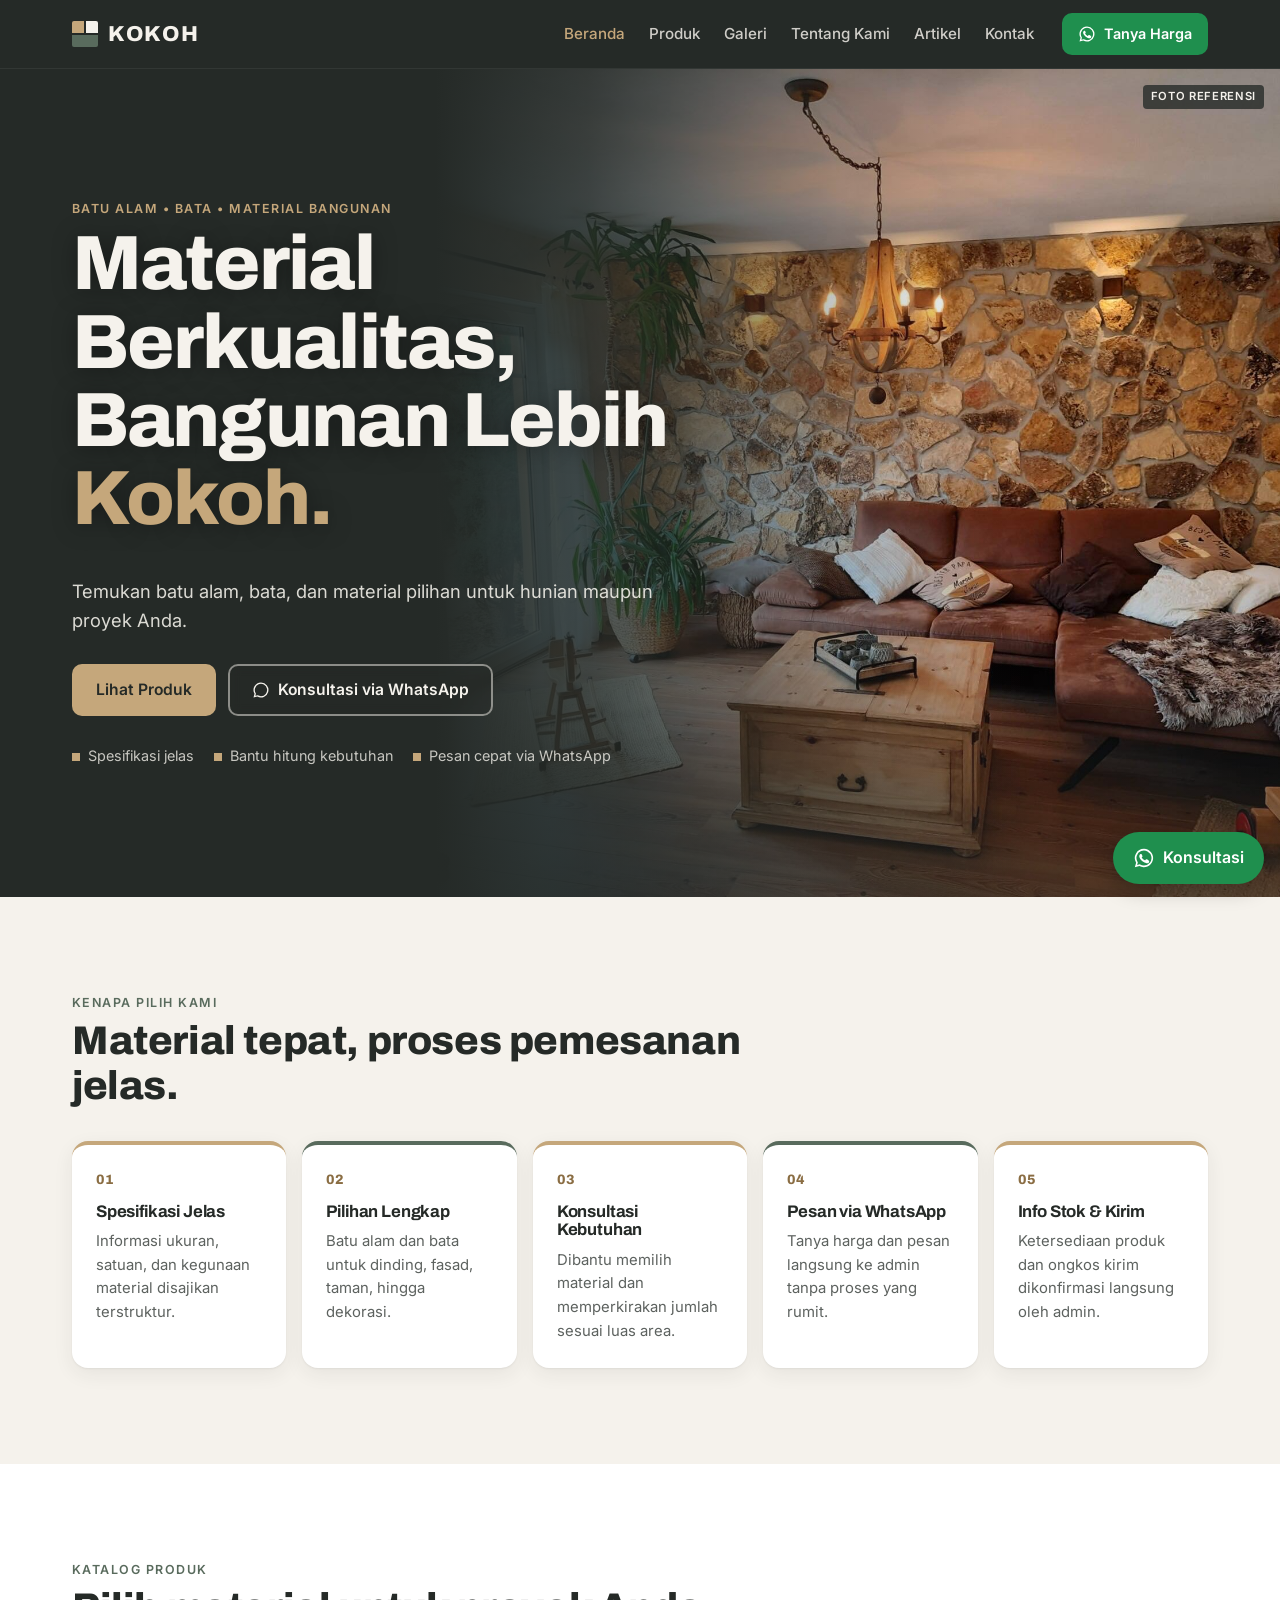
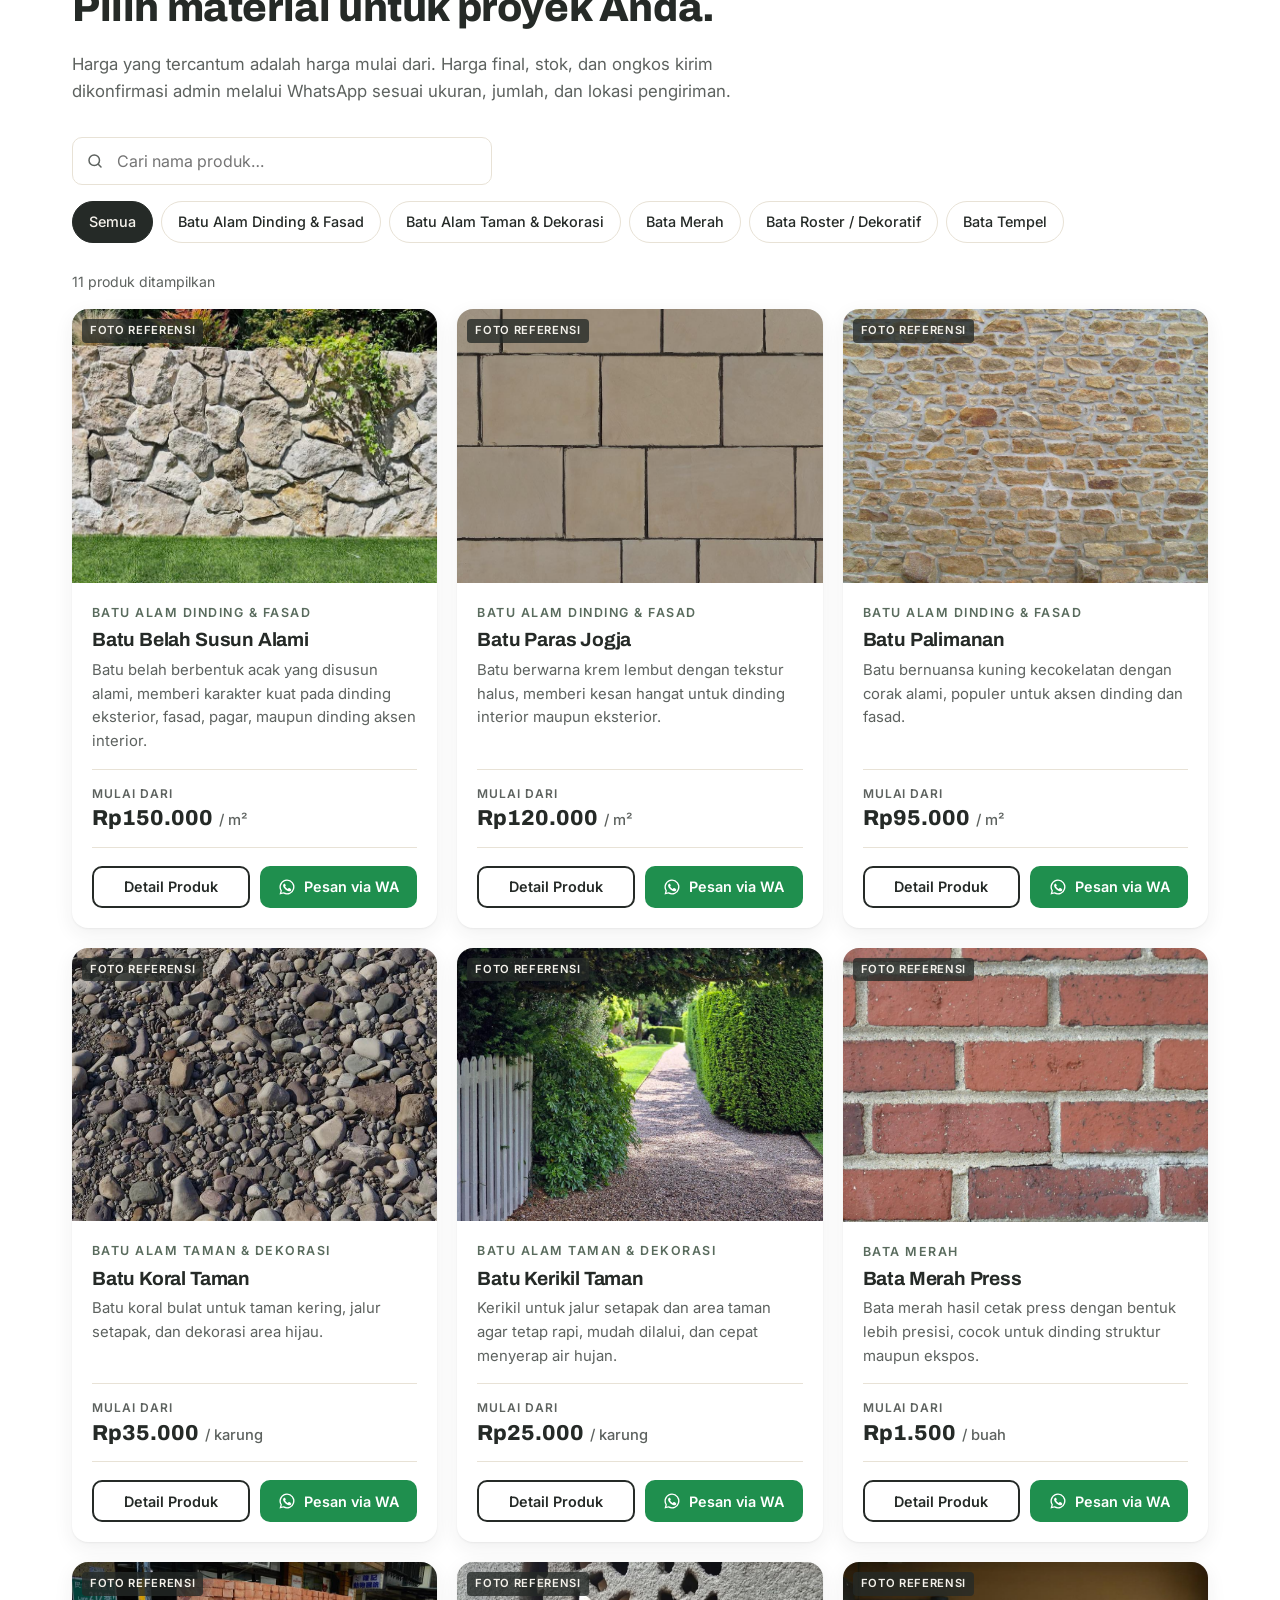
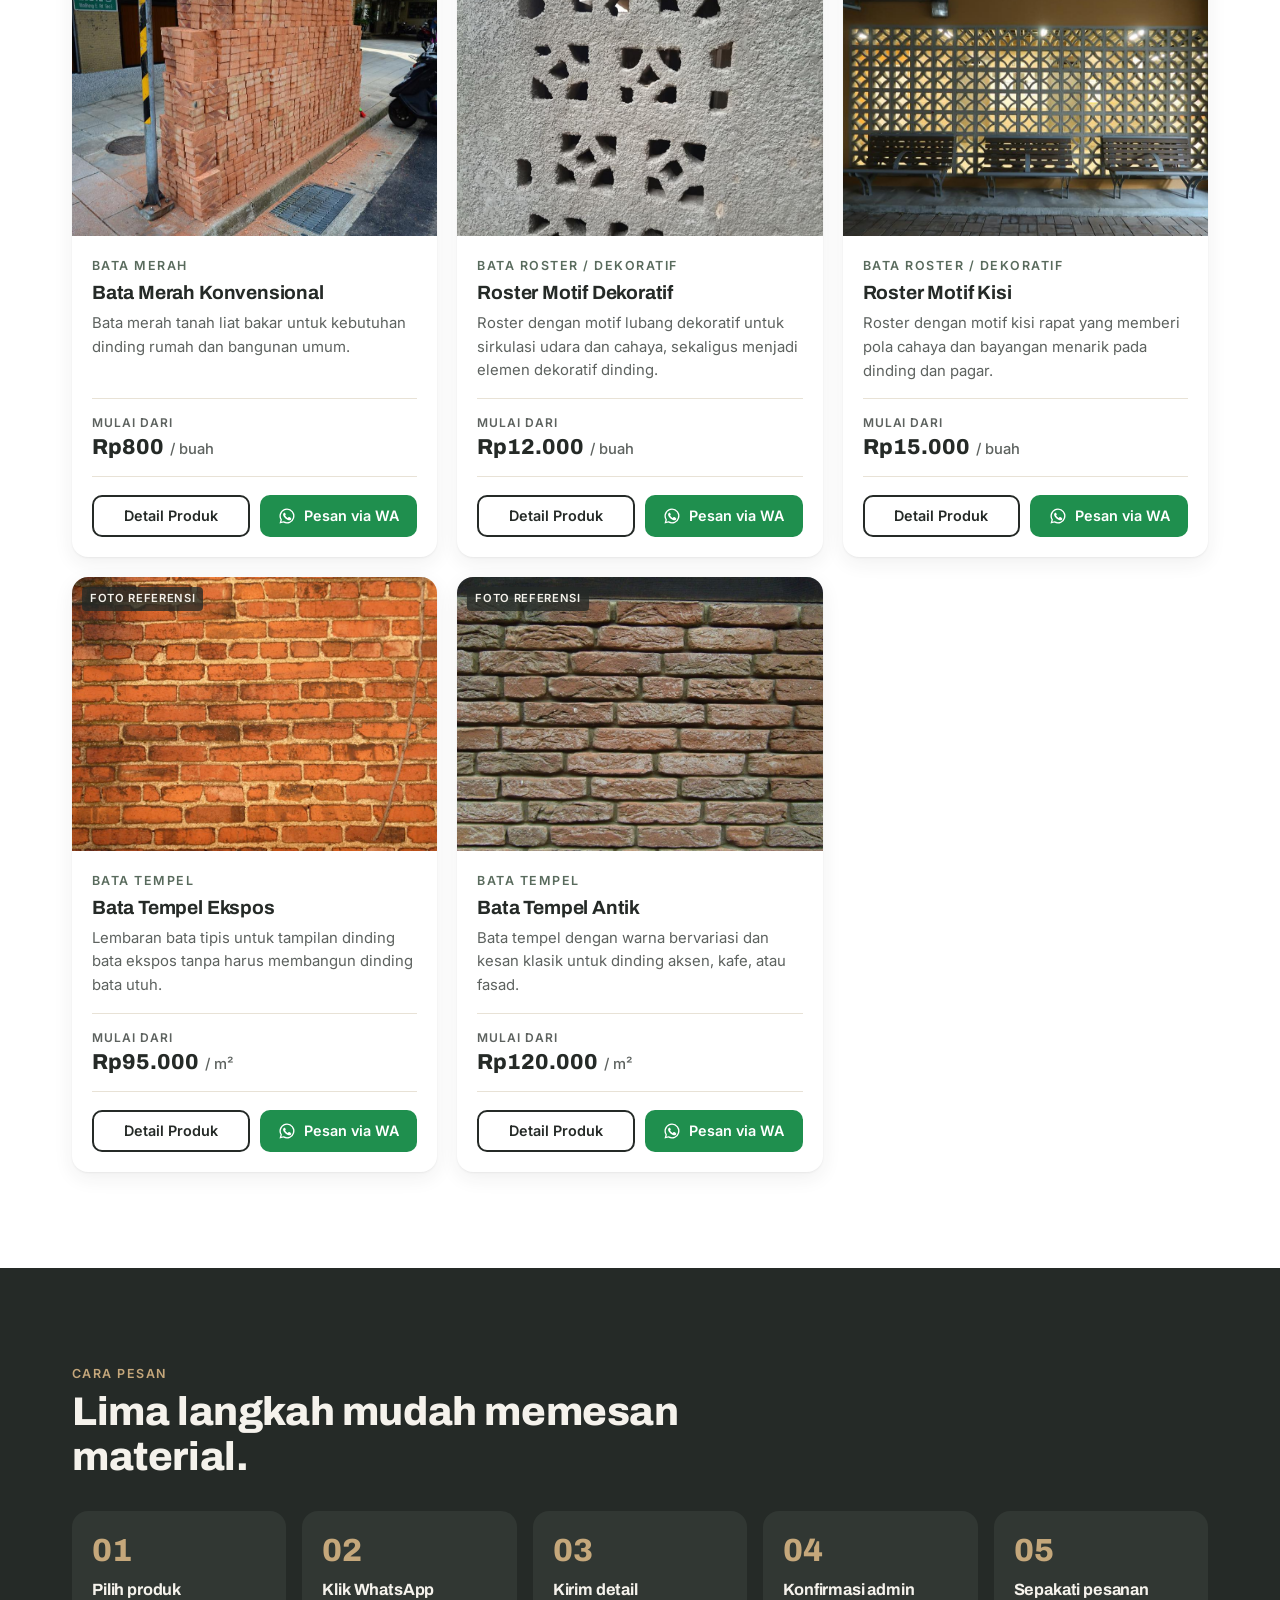
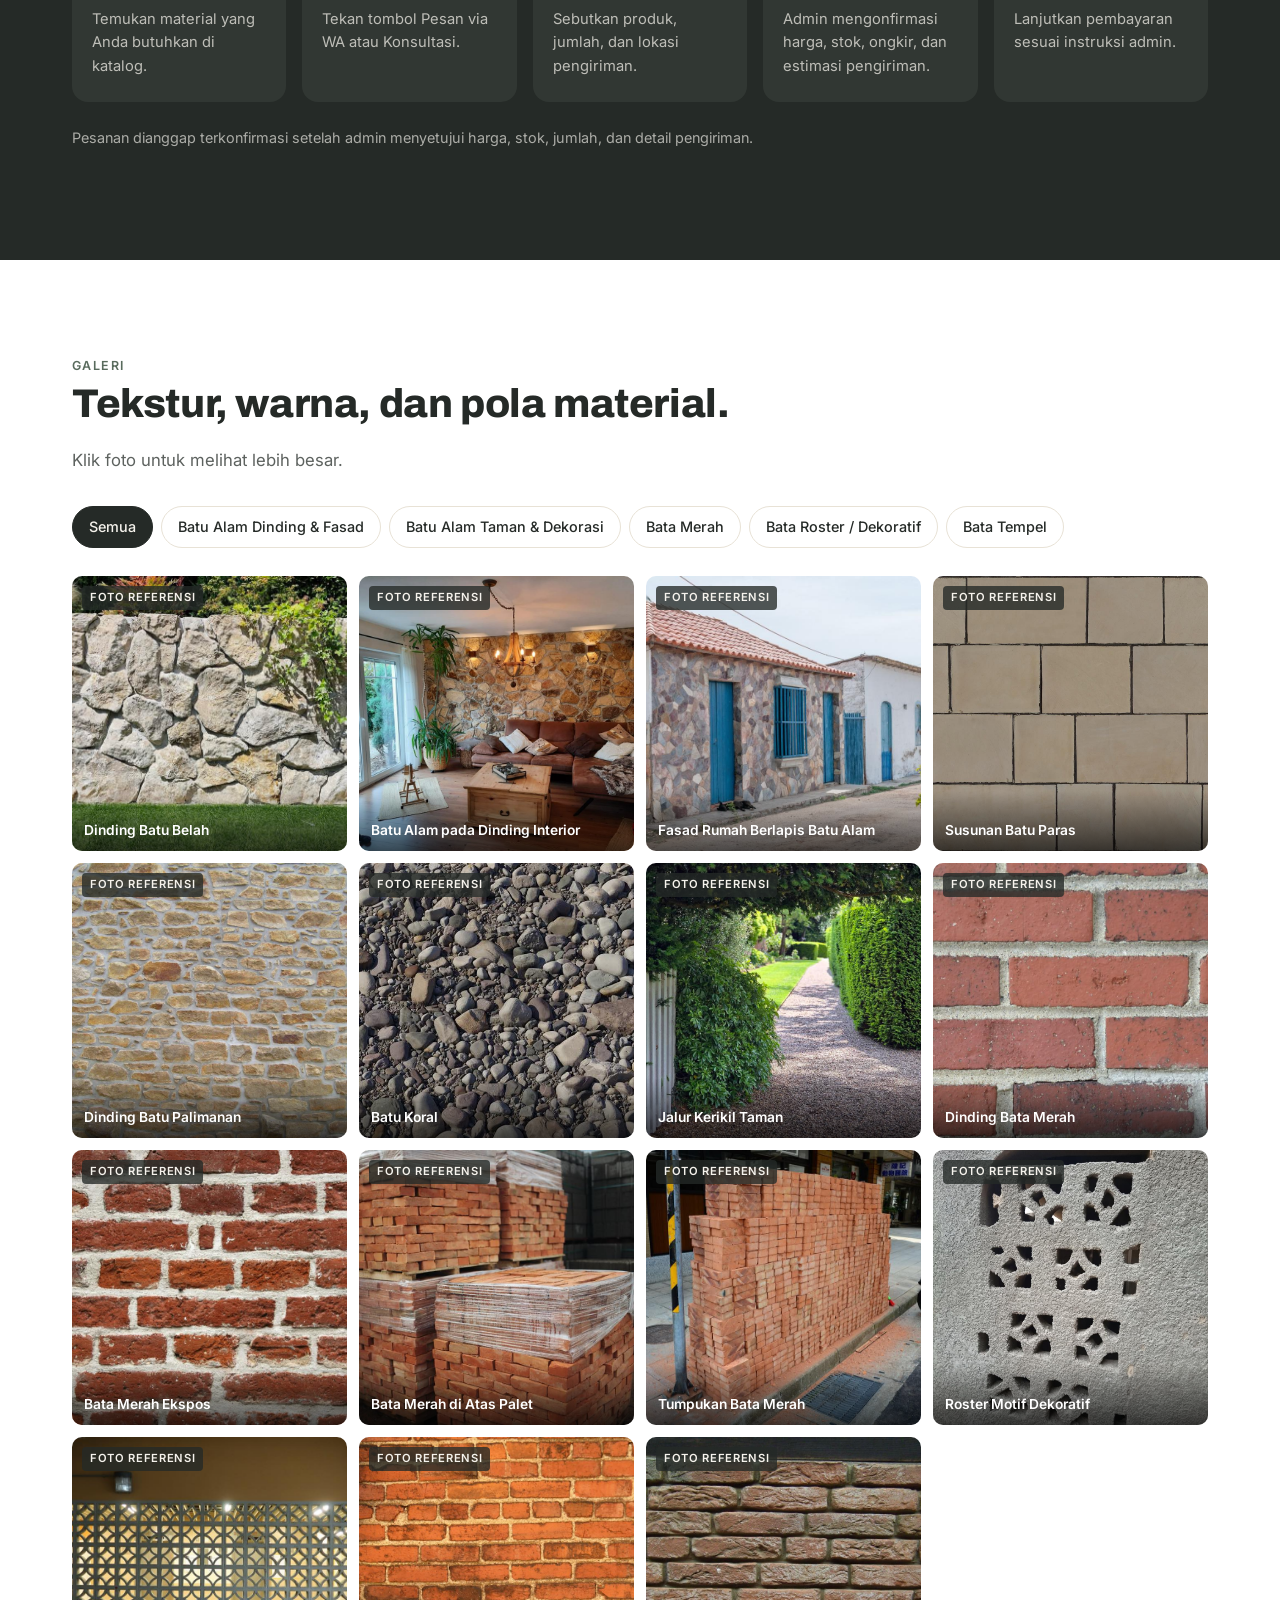
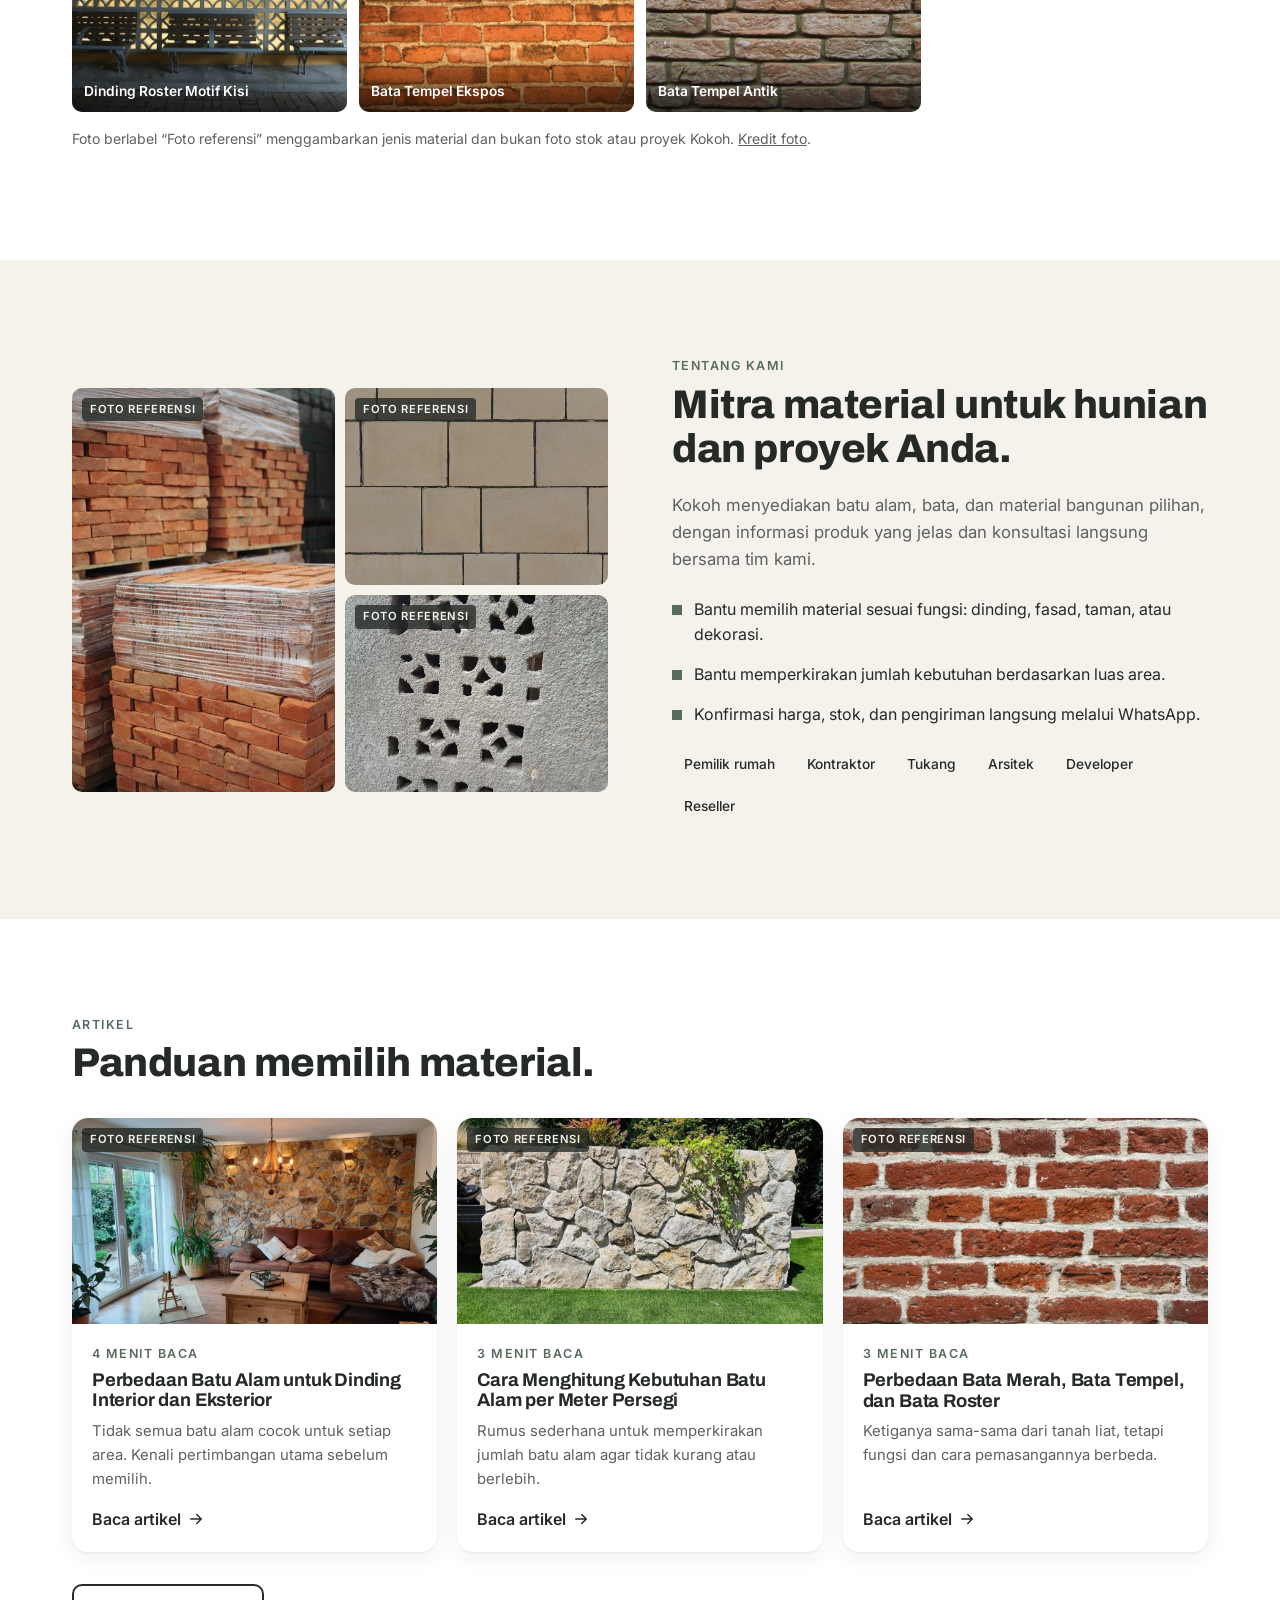
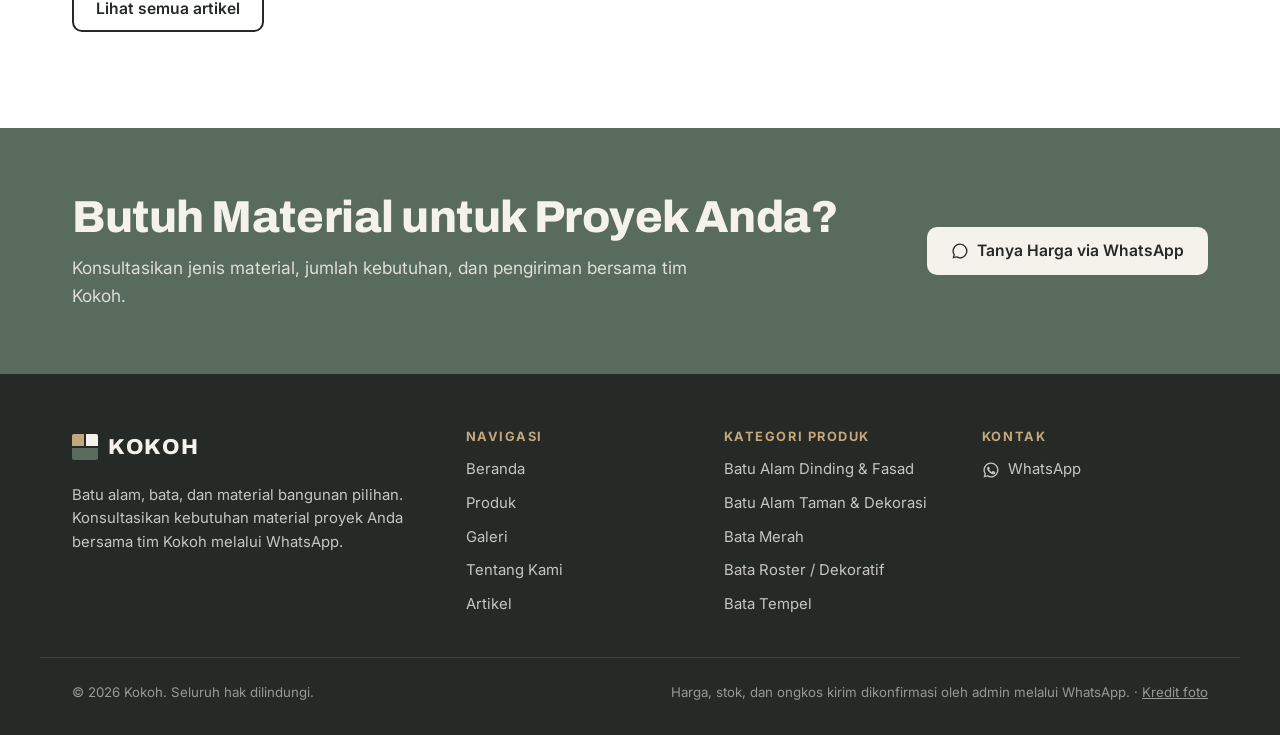
<file: index.html>
<!doctype html>
<html lang="id">
<head>
  <meta charset="utf-8">
  <meta name="viewport" content="width=device-width, initial-scale=1">
  <title>Kokoh — Batu Alam, Bata & Material Bangunan</title>
  <meta name="description" content="Kokoh menyediakan batu alam, bata merah, bata roster, bata tempel, dan material bangunan pilihan. Lihat katalog dan tanya harga langsung via WhatsApp.">
  <meta name="theme-color" content="#252A27">
  <meta property="og:title" content="Kokoh — Material Berkualitas, Bangunan Lebih Kokoh">
  <meta property="og:description" content="Katalog batu alam, bata, dan material bangunan. Konsultasi dan pemesanan via WhatsApp.">
  <meta property="og:type" content="website">
  <link rel="icon" href="assets/img/favicon.svg" type="image/svg+xml">
  <link rel="preload" as="image" href="assets/img/photos/hero-interior.jpg" fetchpriority="high"
        imagesrcset="assets/img/photos/hero-interior-960.jpg 960w, assets/img/photos/hero-interior.jpg 1920w"
        imagesizes="(min-width: 900px) 1200px, 700px">
  <link rel="preconnect" href="https://fonts.googleapis.com">
  <link rel="preconnect" href="https://fonts.gstatic.com" crossorigin>
  <link href="https://fonts.googleapis.com/css2?family=Archivo:wght@600;700;800&family=Inter:wght@400;500;600;700&display=swap" rel="stylesheet">
  <link rel="stylesheet" href="assets/css/style.css">
</head>
<body data-page="home" data-nav="home">
  <header id="site-header" class="site-header"></header>

  <main id="main">
    <!-- 3.1 Hero -->
    <section class="hero" id="beranda" aria-labelledby="hero-title">
      <div class="hero__photo">
        <img src="assets/img/photos/hero-interior.jpg"
             srcset="assets/img/photos/hero-interior-960.jpg 960w, assets/img/photos/hero-interior.jpg 1920w"
             sizes="(min-width: 900px) 1200px, 700px"
             width="1920" height="1440" fetchpriority="high" loading="eager" decoding="sync"
             alt="Dinding aksen batu alam pada ruang keluarga">
        <span class="media__badge hero__badge">Foto referensi</span>
      </div>
      <div class="container hero__inner">
        <div class="hero__content">
          <p class="eyebrow hero__eyebrow">Batu Alam • Bata • Material Bangunan</p>
          <h1 id="hero-title">Material Berkualitas, Bangunan Lebih <span>Kokoh.</span></h1>
          <p class="hero__sub">Temukan batu alam, bata, dan material pilihan untuk hunian maupun proyek Anda.</p>
          <div class="hero__actions">
            <a class="btn btn--primary" href="#produk">Lihat Produk</a>
            <a class="btn btn--ghost" data-wa="general" href="#">
              <svg viewBox="0 0 24 24" aria-hidden="true" width="18" height="18"><path fill="currentColor" d="M12 2a10 10 0 0 0-8.6 15.1L2 22l5-1.3A10 10 0 1 0 12 2Zm0 18.2a8.2 8.2 0 0 1-4.2-1.1l-.3-.2-3 .8.8-2.9-.2-.3A8.2 8.2 0 1 1 12 20.2Z"/></svg>
              Konsultasi via WhatsApp
            </a>
          </div>
          <ul class="hero__points">
            <li>Spesifikasi jelas</li>
            <li>Bantu hitung kebutuhan</li>
            <li>Pesan cepat via WhatsApp</li>
          </ul>
        </div>      </div>
    </section>

    <!-- 3.2 Kenapa Pilih Kami -->
    <section class="section section--stone" id="keunggulan" aria-labelledby="why-title">
      <div class="container">
        <div class="section__head">
          <p class="eyebrow">Kenapa Pilih Kami</p>
          <h2 class="section__title" id="why-title">Material tepat, proses pemesanan jelas.</h2>
        </div>
        <ul class="why-grid">
          <li class="why-item"><span class="why-item__num">01</span><h3>Spesifikasi Jelas</h3><p>Informasi ukuran, satuan, dan kegunaan material disajikan terstruktur.</p></li>
          <li class="why-item"><span class="why-item__num">02</span><h3>Pilihan Lengkap</h3><p>Batu alam dan bata untuk dinding, fasad, taman, hingga dekorasi.</p></li>
          <li class="why-item"><span class="why-item__num">03</span><h3>Konsultasi Kebutuhan</h3><p>Dibantu memilih material dan memperkirakan jumlah sesuai luas area.</p></li>
          <li class="why-item"><span class="why-item__num">04</span><h3>Pesan via WhatsApp</h3><p>Tanya harga dan pesan langsung ke admin tanpa proses yang rumit.</p></li>
          <li class="why-item"><span class="why-item__num">05</span><h3>Info Stok & Kirim</h3><p>Ketersediaan produk dan ongkos kirim dikonfirmasi langsung oleh admin.</p></li>
        </ul>
      </div>
    </section>

    <!-- 3.3 Katalog Produk -->
    <section class="section" id="produk" aria-labelledby="catalog-title">
      <div class="container">
        <div class="section__head">
          <p class="eyebrow">Katalog Produk</p>
          <h2 class="section__title" id="catalog-title">Pilih material untuk proyek Anda.</h2>
          <p class="section__lead">Harga yang tercantum adalah harga mulai dari. Harga final, stok, dan ongkos kirim dikonfirmasi admin melalui WhatsApp sesuai ukuran, jumlah, dan lokasi pengiriman.</p>
        </div>
        <div class="catalog__tools">
          <div class="search">
            <label for="product-search" class="sr-only">Cari nama produk</label>
            <svg viewBox="0 0 24 24" aria-hidden="true" width="18" height="18"><path fill="none" stroke="currentColor" stroke-width="2" stroke-linecap="round" d="M11 18a7 7 0 1 0 0-14 7 7 0 0 0 0 14Zm9 2-4-4"/></svg>
            <input id="product-search" type="search" placeholder="Cari nama produk…" autocomplete="off">
          </div>
          <div class="chips" id="product-filters" role="group" aria-label="Filter kategori produk"></div>
        </div>
        <p class="catalog__count" id="product-count" aria-live="polite"></p>
        <div class="product-grid" id="product-grid"></div>
        <div class="empty-state" id="product-empty" hidden>
          <p>Produk tidak ditemukan. Coba kata kunci lain atau tanyakan langsung ke admin.</p>
          <button class="btn btn--outline" type="button" id="product-reset">Tampilkan semua produk</button>
        </div>
      </div>
    </section>

    <!-- 3.7 Cara Pesan -->
    <section class="section section--dark" id="cara-pesan" aria-labelledby="howto-title">
      <div class="container">
        <div class="section__head">
          <p class="eyebrow">Cara Pesan</p>
          <h2 class="section__title" id="howto-title">Lima langkah mudah memesan material.</h2>
        </div>
        <ol class="steps">
          <li class="step"><h3>Pilih produk</h3><p>Temukan material yang Anda butuhkan di katalog.</p></li>
          <li class="step"><h3>Klik WhatsApp</h3><p>Tekan tombol Pesan via WA atau Konsultasi.</p></li>
          <li class="step"><h3>Kirim detail</h3><p>Sebutkan produk, jumlah, dan lokasi pengiriman.</p></li>
          <li class="step"><h3>Konfirmasi admin</h3><p>Admin mengonfirmasi harga, stok, ongkir, dan estimasi pengiriman.</p></li>
          <li class="step"><h3>Sepakati pesanan</h3><p>Lanjutkan pembayaran sesuai instruksi admin.</p></li>
        </ol>
        <p class="steps__note">Pesanan dianggap terkonfirmasi setelah admin menyetujui harga, stok, jumlah, dan detail pengiriman.</p>
      </div>
    </section>

    <!-- 3.4 Galeri -->
    <section class="section" id="galeri" aria-labelledby="gallery-title">
      <div class="container">
        <div class="section__head">
          <p class="eyebrow">Galeri</p>
          <h2 class="section__title" id="gallery-title">Tekstur, warna, dan pola material.</h2>
          <p class="section__lead">Klik foto untuk melihat lebih besar.</p>
        </div>
        <div class="chips" id="gallery-filters" role="group" aria-label="Filter kategori galeri"></div>
        <ul class="gallery-grid" id="gallery-grid"></ul>
        <p class="gallery__note">Foto berlabel “Foto referensi” menggambarkan jenis material dan bukan foto stok atau proyek Kokoh. <a href="kredit-foto.html">Kredit foto</a>.</p>
      </div>
    </section>

    <!-- Tentang Kami -->
    <section class="section section--stone" id="tentang" aria-labelledby="about-title">
      <div class="container about">
        <div class="about__visual" id="about-visual" aria-hidden="true"></div>
        <div>
          <p class="eyebrow">Tentang Kami</p>
          <h2 class="section__title" id="about-title">Mitra material untuk hunian dan proyek Anda.</h2>
          <p class="section__lead">Kokoh menyediakan batu alam, bata, dan material bangunan pilihan, dengan informasi produk yang jelas dan konsultasi langsung bersama tim kami.</p>
          <ul class="about__list">
            <li>Bantu memilih material sesuai fungsi: dinding, fasad, taman, atau dekorasi.</li>
            <li>Bantu memperkirakan jumlah kebutuhan berdasarkan luas area.</li>
            <li>Konfirmasi harga, stok, dan pengiriman langsung melalui WhatsApp.</li>
          </ul>
          <ul class="audience" aria-label="Kami melayani">
            <li>Pemilik rumah</li><li>Kontraktor</li><li>Tukang</li><li>Arsitek</li><li>Developer</li><li>Reseller</li>
          </ul>
        </div>
      </div>
    </section>

    <!-- 3.5 Testimoni (otomatis disembunyikan bila belum ada data asli) -->
    <section class="section" id="testimoni" aria-labelledby="testi-title" hidden>
      <div class="container">
        <div class="section__head">
          <p class="eyebrow">Testimoni</p>
          <h2 class="section__title" id="testi-title">Kata pelanggan kami.</h2>
        </div>
        <div class="testimonial-grid" id="testimonial-list"></div>
      </div>
    </section>

    <!-- 3.8 Artikel -->
    <section class="section" id="artikel" aria-labelledby="article-title">
      <div class="container">
        <div class="section__head">
          <p class="eyebrow">Artikel</p>
          <h2 class="section__title" id="article-title">Panduan memilih material.</h2>
        </div>
        <div class="article-grid" id="article-preview"></div>
        <div class="section__foot"><a class="btn btn--outline" href="artikel.html">Lihat semua artikel</a></div>
      </div>
    </section>

    <!-- 3.6 CTA -->
    <section class="cta-band" aria-labelledby="cta-title">
      <div class="container cta-band__inner">
        <div>
          <h2 id="cta-title">Butuh Material untuk Proyek Anda?</h2>
          <p>Konsultasikan jenis material, jumlah kebutuhan, dan pengiriman bersama tim Kokoh.</p>
        </div>
        <a class="btn btn--wa" data-wa="general" href="#">
          <svg viewBox="0 0 24 24" aria-hidden="true" width="18" height="18"><path fill="currentColor" d="M12 2a10 10 0 0 0-8.6 15.1L2 22l5-1.3A10 10 0 1 0 12 2Zm0 18.2a8.2 8.2 0 0 1-4.2-1.1l-.3-.2-3 .8.8-2.9-.2-.3A8.2 8.2 0 1 1 12 20.2Z"/></svg>
          Tanya Harga via WhatsApp
        </a>
      </div>
    </section>
  </main>

  <footer id="kontak" class="site-footer"></footer>

  <script src="assets/js/config.js"></script>
  <script src="assets/js/data.js"></script>
  <script src="assets/js/textures.js"></script>
  <script src="assets/js/main.js"></script>
</body>
</html>
</file>
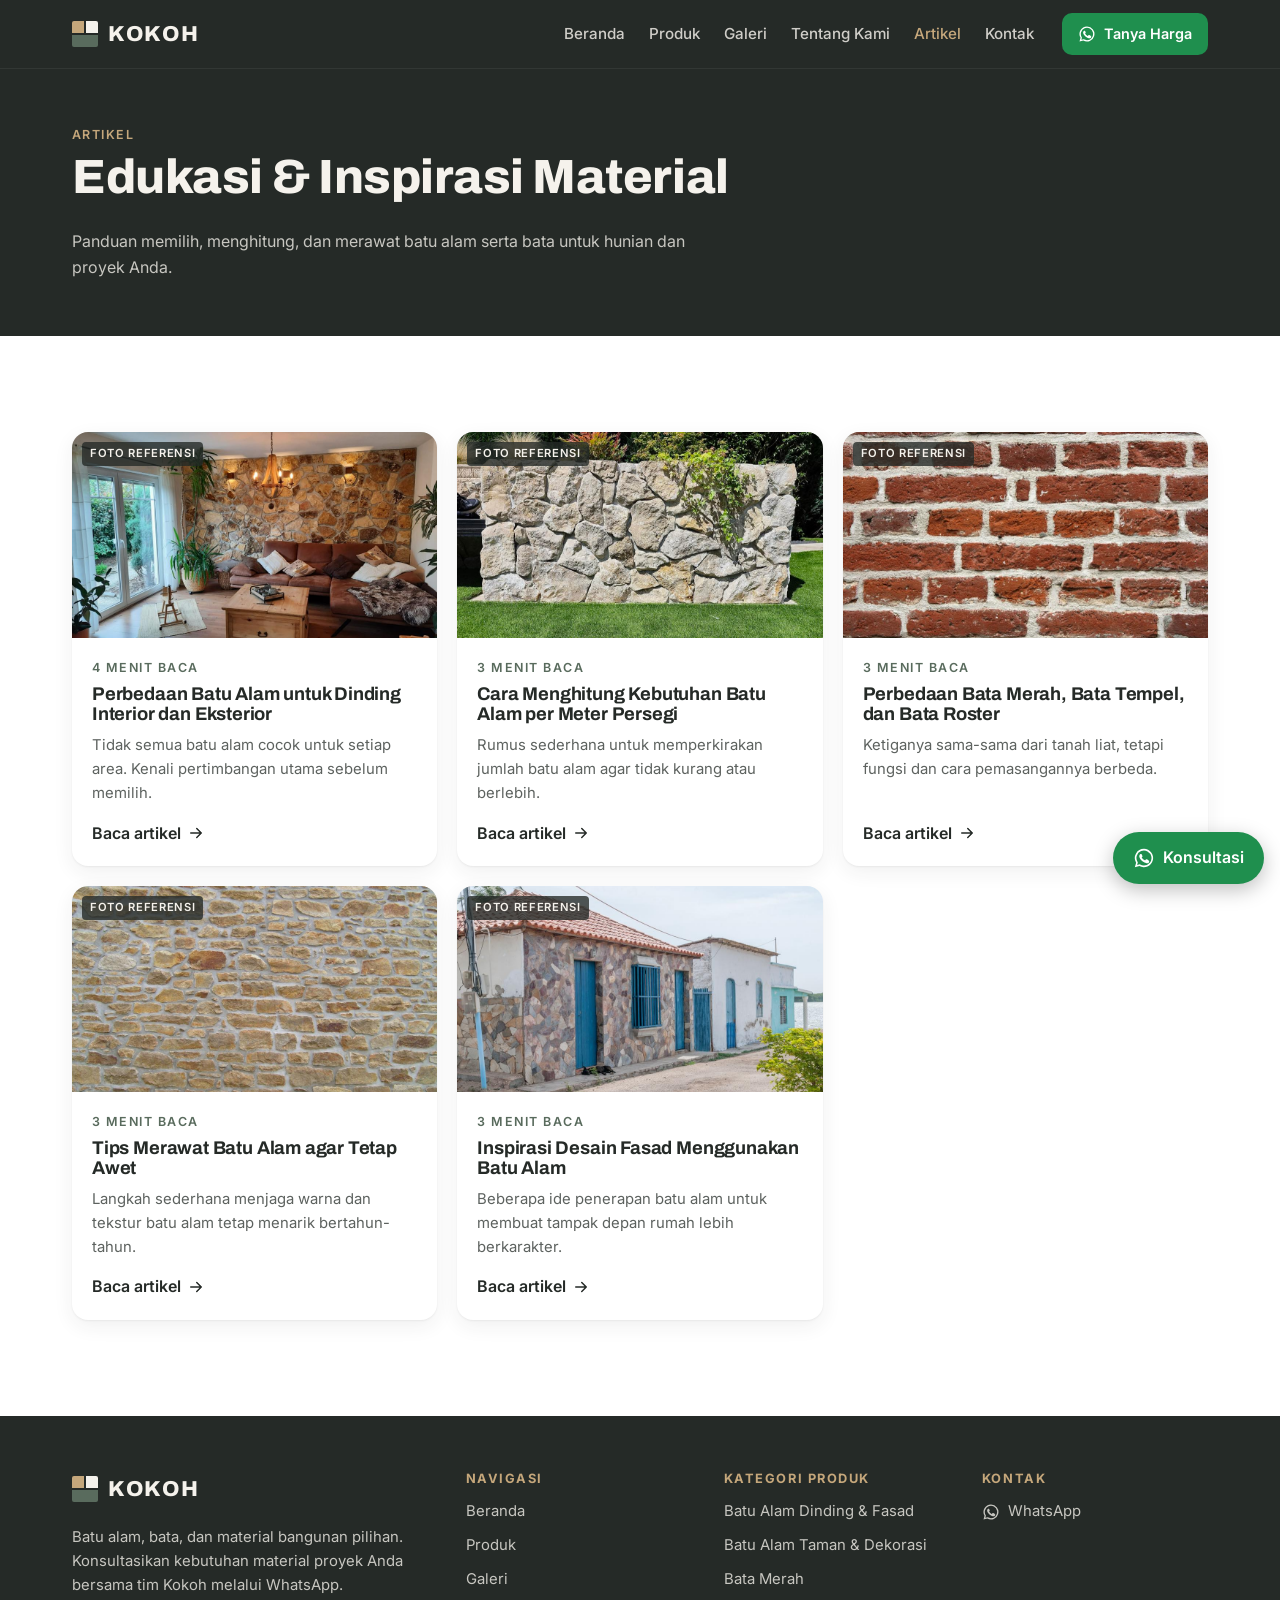
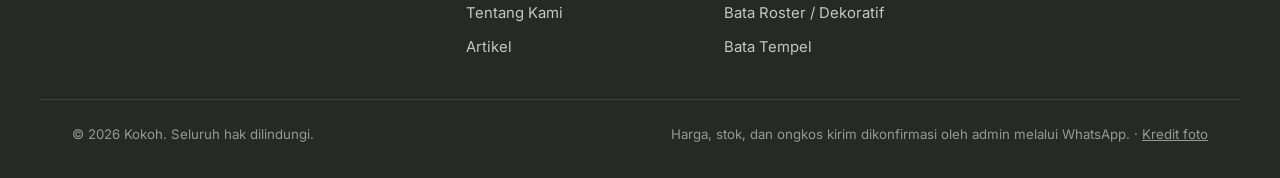
<file: artikel.html>
<!doctype html>
<html lang="id">
<head>
  <meta charset="utf-8">
  <meta name="viewport" content="width=device-width, initial-scale=1">
  <title>Artikel | Kokoh</title>
  <meta name="description" content="Artikel edukasi dan inspirasi seputar batu alam, bata, dan material bangunan dari Kokoh.">
  <meta name="theme-color" content="#252A27">
  <link rel="icon" href="assets/img/favicon.svg" type="image/svg+xml">
  <link rel="preconnect" href="https://fonts.googleapis.com">
  <link rel="preconnect" href="https://fonts.gstatic.com" crossorigin>
  <link href="https://fonts.googleapis.com/css2?family=Archivo:wght@600;700;800&family=Inter:wght@400;500;600;700&display=swap" rel="stylesheet">
  <link rel="stylesheet" href="assets/css/style.css">
</head>
<body data-page="articles" data-nav="artikel">
  <header id="site-header" class="site-header"></header>
  <main id="main"><div id="article-root"></div></main>
  <footer id="kontak" class="site-footer"></footer>

  <script src="assets/js/config.js"></script>
  <script src="assets/js/data.js"></script>
  <script src="assets/js/textures.js"></script>
  <script src="assets/js/main.js"></script>
</body>
</html>
</file>
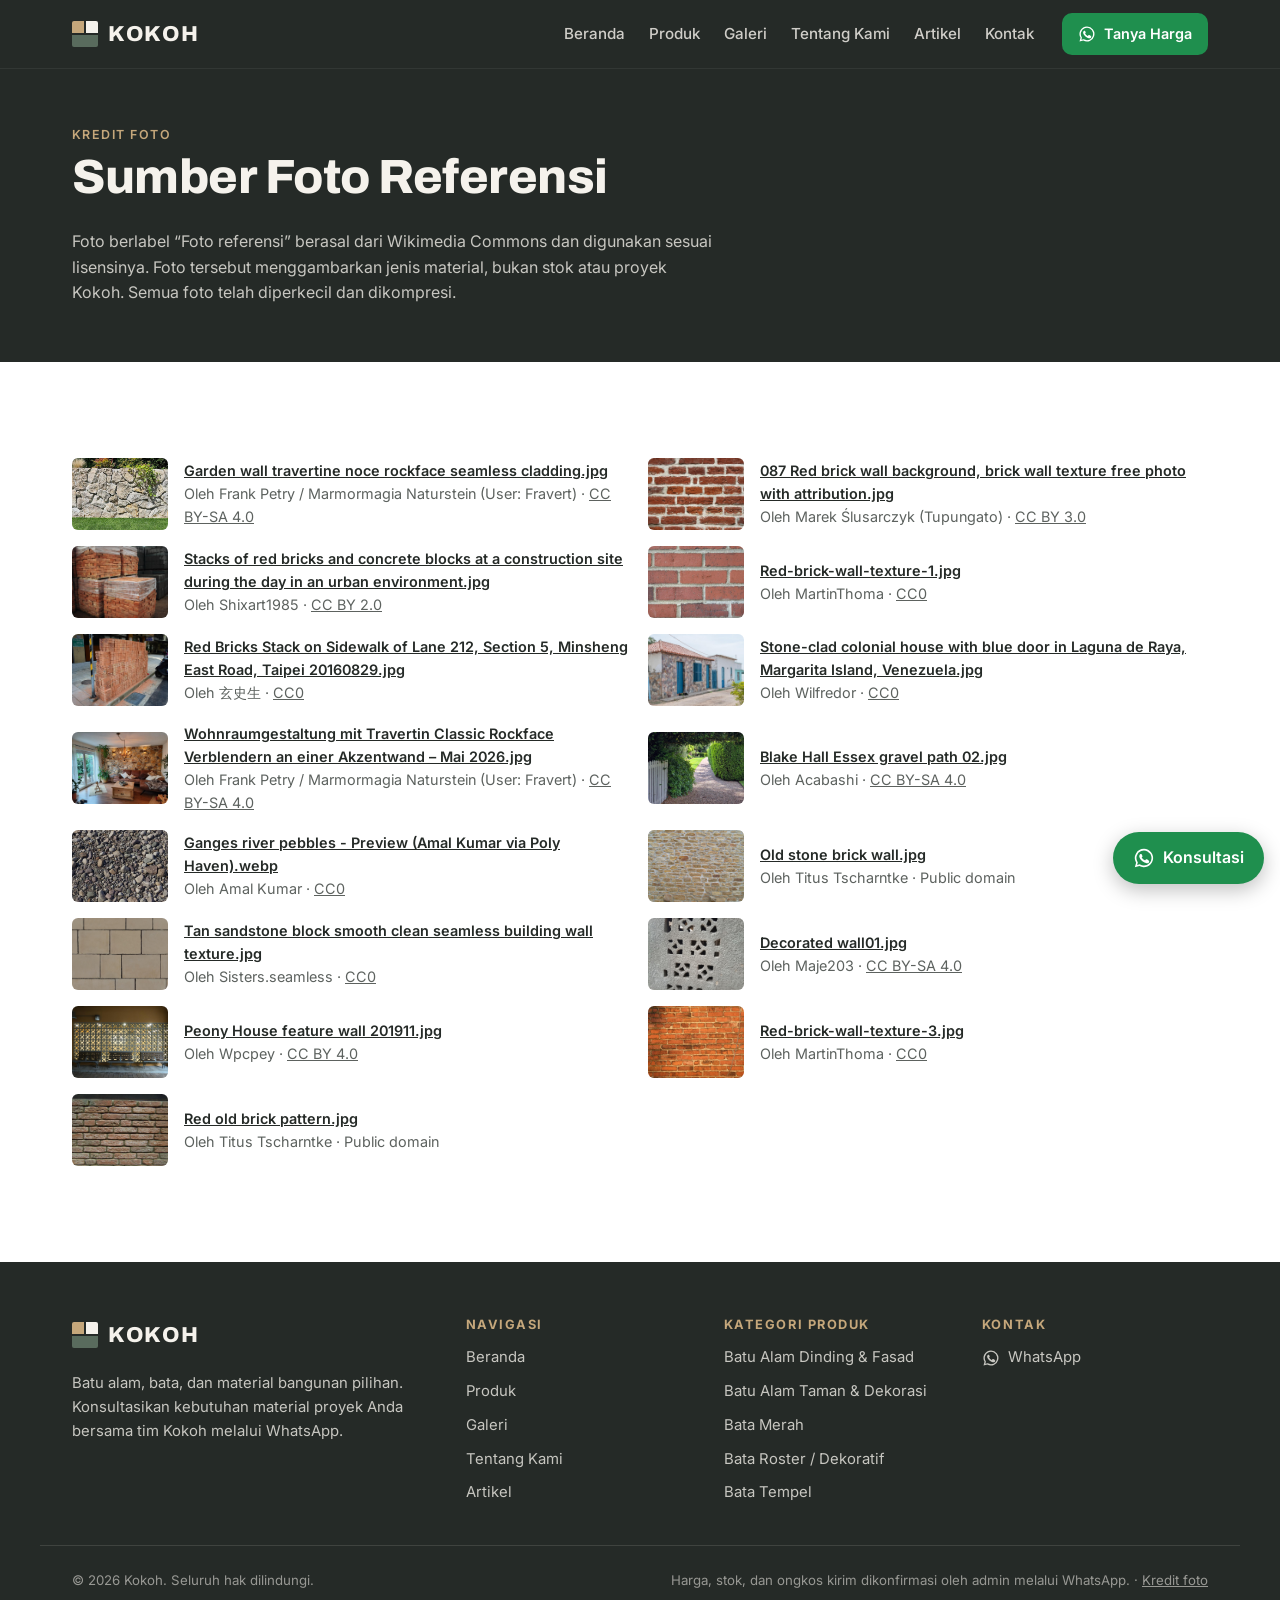
<file: kredit-foto.html>
<!doctype html>
<html lang="id">
<head>
  <meta charset="utf-8">
  <meta name="viewport" content="width=device-width, initial-scale=1">
  <title>Kredit Foto | Kokoh</title>
  <meta name="description" content="Sumber dan lisensi foto referensi yang digunakan di website Kokoh.">
  <meta name="robots" content="noindex">
  <meta name="theme-color" content="#252A27">
  <link rel="icon" href="assets/img/favicon.svg" type="image/svg+xml">
  <link rel="preconnect" href="https://fonts.googleapis.com">
  <link rel="preconnect" href="https://fonts.gstatic.com" crossorigin>
  <link href="https://fonts.googleapis.com/css2?family=Archivo:wght@600;700;800&family=Inter:wght@400;500;600;700&display=swap" rel="stylesheet">
  <link rel="stylesheet" href="assets/css/style.css">
</head>
<body data-page="credits">
  <header id="site-header" class="site-header"></header>
  <main id="main">
    <section class="page-hero"><div class="container"><p class="eyebrow">Kredit Foto</p><h1>Sumber Foto Referensi</h1><p>Foto berlabel “Foto referensi” berasal dari Wikimedia Commons dan digunakan sesuai lisensinya. Foto tersebut menggambarkan jenis material, bukan stok atau proyek Kokoh. Semua foto telah diperkecil dan dikompresi.</p></div></section>
    <section class="section"><div class="container"><ul class="credit-list" id="credit-list"></ul></div></section>
  </main>
  <footer id="kontak" class="site-footer"></footer>

  <script src="assets/js/config.js"></script>
  <script src="assets/js/data.js"></script>
  <script src="assets/js/textures.js"></script>
  <script src="assets/js/main.js"></script>
</body>
</html>
</file>
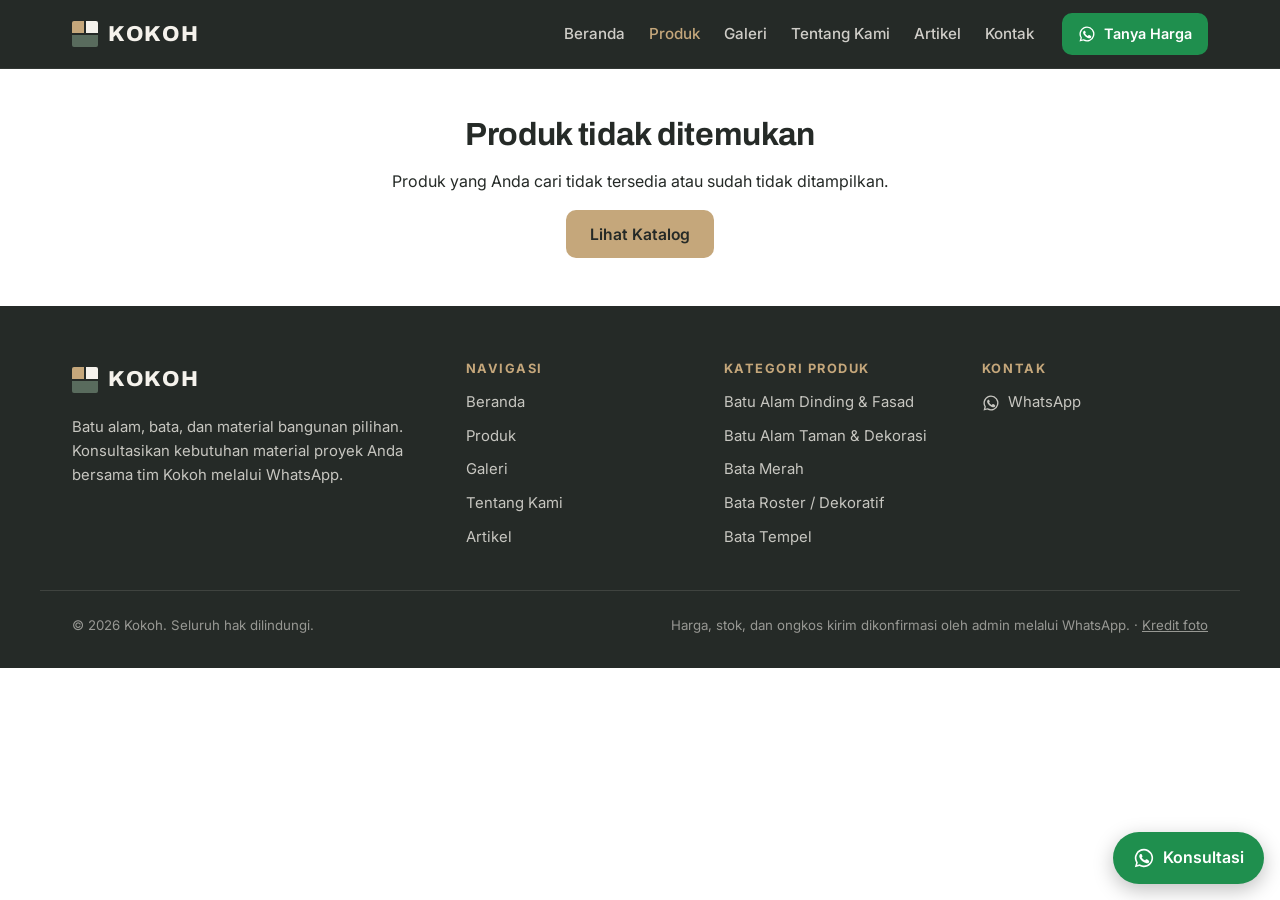
<file: produk.html>
<!doctype html>
<html lang="id">
<head>
  <meta charset="utf-8">
  <meta name="viewport" content="width=device-width, initial-scale=1">
  <title>Detail Produk | Kokoh</title>
  <meta name="description" content="Detail produk material bangunan Kokoh. Tanya harga dan pesan via WhatsApp.">
  <meta name="theme-color" content="#252A27">
  <link rel="icon" href="assets/img/favicon.svg" type="image/svg+xml">
  <link rel="preconnect" href="https://fonts.googleapis.com">
  <link rel="preconnect" href="https://fonts.gstatic.com" crossorigin>
  <link href="https://fonts.googleapis.com/css2?family=Archivo:wght@600;700;800&family=Inter:wght@400;500;600;700&display=swap" rel="stylesheet">
  <link rel="stylesheet" href="assets/css/style.css">
</head>
<body data-page="product" data-nav="produk">
  <header id="site-header" class="site-header"></header>
  <main id="main"><div id="product-detail"></div></main>
  <footer id="kontak" class="site-footer"></footer>

  <script src="assets/js/config.js"></script>
  <script src="assets/js/data.js"></script>
  <script src="assets/js/textures.js"></script>
  <script src="assets/js/main.js"></script>
</body>
</html>
</file>
<file: assets/css/style.css>
/* ==========================================================
   Kokoh — Modern • Strong • Terpercaya
   ========================================================== */

:root {
  --charcoal: #252a27;
  --charcoal-2: #313733;
  --sandstone: #c5a77b;
  --sandstone-dark: #8a6d43;
  --stone-white: #f5f2ec;
  --stone-200: #e8e2d6;
  --forest: #596b5d;
  --ink: #252a27;
  --muted: #5d625f;
  --white: #ffffff;
  --wa: #1f8f4e;
  --wa-hover: #187a42;

  --font-head: "Archivo", "Helvetica Neue", Arial, sans-serif;
  --font-body: "Inter", "Helvetica Neue", Arial, sans-serif;

  --radius: 10px;
  --radius-lg: 16px;
  --shadow: 0 1px 2px rgba(37, 42, 39, 0.06), 0 6px 20px rgba(37, 42, 39, 0.07);
  --header-h: 68px;
}

*,
*::before,
*::after { box-sizing: border-box; }

html { scroll-behavior: smooth; scroll-padding-top: calc(var(--header-h) + 12px); }
@media (prefers-reduced-motion: reduce) { html { scroll-behavior: auto; } * { transition: none !important; } }

body {
  margin: 0;
  font-family: var(--font-body);
  font-size: 16px;
  line-height: 1.6;
  color: var(--ink);
  background: var(--white);
  -webkit-font-smoothing: antialiased;
}

img { max-width: 100%; display: block; }
a { color: inherit; }
h1, h2, h3 { font-family: var(--font-head); line-height: 1.12; margin: 0 0 0.5em; letter-spacing: -0.01em; }
p { margin: 0 0 1em; }
button { font: inherit; }

:focus-visible { outline: 3px solid var(--sandstone); outline-offset: 3px; border-radius: 4px; }

.sr-only { position: absolute; width: 1px; height: 1px; padding: 0; margin: -1px; overflow: hidden; clip: rect(0 0 0 0); white-space: nowrap; border: 0; }
.skip-link { position: absolute; left: 16px; top: -60px; background: var(--sandstone); color: var(--charcoal); padding: 10px 16px; border-radius: var(--radius); z-index: 100; font-weight: 600; }
.skip-link:focus { top: 10px; }

.container { width: 100%; max-width: 1200px; margin: 0 auto; padding: 0 16px; }
.container--narrow { max-width: 760px; }
@media (min-width: 768px) { .container { padding: 0 32px; } }

.eyebrow { font-size: 0.78rem; font-weight: 600; letter-spacing: 0.12em; text-transform: uppercase; color: var(--forest); margin-bottom: 0.5em; }

/* ---------- Buttons ---------- */
.btn {
  display: inline-flex; align-items: center; justify-content: center; gap: 8px;
  min-height: 48px; padding: 0 22px;
  border-radius: var(--radius); border: 2px solid transparent;
  font-weight: 600; font-size: 0.98rem; text-decoration: none; cursor: pointer;
  transition: background-color .15s, color .15s, border-color .15s, transform .15s;
}
.btn:active { transform: translateY(1px); }
.btn--sm { min-height: 42px; padding: 0 14px; font-size: 0.9rem; }
.btn--block { width: 100%; }
.btn--primary { background: var(--sandstone); color: var(--charcoal); }
.btn--primary:hover { background: #d4b88d; }
.btn--wa { background: var(--wa); color: var(--white); }
.btn--wa:hover { background: var(--wa-hover); }
.btn--ghost { border-color: rgba(245, 242, 236, 0.5); color: var(--stone-white); }
.btn--ghost:hover { border-color: var(--stone-white); background: rgba(245, 242, 236, 0.08); }
.btn--outline { border-color: var(--charcoal); color: var(--charcoal); background: transparent; }
.btn--outline:hover { background: var(--charcoal); color: var(--stone-white); }

.link-arrow { display: inline-flex; align-items: center; gap: 6px; font-weight: 600; text-decoration: none; color: var(--charcoal); }
.link-arrow:hover { color: var(--sandstone-dark); }

/* ---------- Header ---------- */
.site-header { position: sticky; top: 0; z-index: 50; background: var(--charcoal); color: var(--stone-white); border-bottom: 1px solid rgba(255,255,255,0.06); }
.header__inner { display: flex; align-items: center; justify-content: space-between; height: var(--header-h); }
.logo { display: inline-flex; align-items: center; gap: 10px; font-family: var(--font-head); font-weight: 800; font-size: 1.35rem; letter-spacing: 0.08em; text-decoration: none; color: var(--stone-white); }
.logo__mark { width: 26px; height: 26px; display: inline-block; background:
  linear-gradient(var(--sandstone), var(--sandstone)) 0 0 / 12px 12px no-repeat,
  linear-gradient(var(--stone-white), var(--stone-white)) 14px 0 / 12px 12px no-repeat,
  linear-gradient(var(--forest), var(--forest)) 0 14px / 26px 12px no-repeat; border-radius: 2px; }

.nav-toggle { display: inline-flex; background: none; border: 0; color: inherit; width: 48px; height: 48px; align-items: center; justify-content: center; cursor: pointer; margin-right: -12px; }
.nav { position: fixed; inset: var(--header-h) 0 auto 0; background: var(--charcoal); padding: 8px 16px 24px; display: none; border-top: 1px solid rgba(255,255,255,0.08); }
.nav.is-open { display: block; }
.nav ul { list-style: none; margin: 0 0 16px; padding: 0; }
.nav li a { display: block; padding: 14px 4px; text-decoration: none; font-weight: 500; border-bottom: 1px solid rgba(255,255,255,0.07); }
.nav a[aria-current="page"] { color: var(--sandstone); }
.nav__cta { width: 100%; }

@media (min-width: 960px) {
  .nav-toggle { display: none; }
  .nav { position: static; display: flex; align-items: center; gap: 28px; padding: 0; background: none; border: 0; }
  .nav ul { display: flex; gap: 24px; margin: 0; }
  .nav li a { padding: 6px 0; border: 0; font-size: 0.95rem; color: rgba(245,242,236,0.82); }
  .nav li a:hover, .nav a[aria-current="page"] { color: var(--sandstone); }
  .nav__cta { width: auto; }
}

/* ---------- Media / illustration ---------- */
.media { position: relative; width: 100%; aspect-ratio: 4 / 3; overflow: hidden; background: var(--stone-200); }
.media img { width: 100%; height: 100%; object-fit: cover; }
.media--illustration { background-size: cover; background-position: center; }
.media__badge { position: absolute; left: 10px; top: 10px; font-size: 0.7rem; font-weight: 600; letter-spacing: 0.06em; text-transform: uppercase; background: rgba(37, 42, 39, 0.78); color: var(--stone-white); padding: 3px 8px; border-radius: 4px; }
.media--large { aspect-ratio: 4 / 3; max-height: 78vh; }

/* ---------- Hero ---------- */
.hero { position: relative; isolation: isolate; overflow: hidden; background: var(--charcoal); color: var(--stone-white); padding: 0 0 48px; }
.hero__photo { position: relative; height: 56vh; min-height: 320px; max-height: 520px; z-index: -1; }
.hero__photo img { width: 100%; height: 100%; object-fit: cover; object-position: 62% center; }
.hero__photo::after { content: ""; position: absolute; inset: 0; background: linear-gradient(180deg, rgba(37,42,39,0.15) 0%, rgba(37,42,39,0) 35%, rgba(37,42,39,0.7) 75%, var(--charcoal) 100%); }
.hero__badge { left: auto; right: 16px; top: 16px; z-index: 1; }
.hero__inner { position: relative; display: grid; gap: 32px; margin-top: -96px; }

.hero__eyebrow { color: var(--sandstone); }
.hero h1 { font-size: clamp(2.5rem, 7.5vw, 4.8rem); font-weight: 800; letter-spacing: -0.025em; line-height: 1.02; text-shadow: 0 2px 24px rgba(0,0,0,0.35); }
.hero h1 span { color: var(--sandstone); }
.hero__sub { font-size: 1.15rem; color: rgba(245,242,236,0.88); max-width: 32em; }
.hero__actions { display: flex; flex-wrap: wrap; gap: 12px; margin-top: 28px; }
.hero__actions .btn { flex: 1 1 200px; min-height: 52px; }
.hero__actions .btn--ghost { background: rgba(37,42,39,0.35); backdrop-filter: blur(6px); -webkit-backdrop-filter: blur(6px); }
.hero__points { display: flex; flex-wrap: wrap; gap: 8px 20px; list-style: none; padding: 0; margin: 28px 0 0; font-size: 0.9rem; color: rgba(245,242,236,0.78); }
.hero__points li::before { content: ""; display: inline-block; width: 8px; height: 8px; background: var(--sandstone); margin-right: 8px; vertical-align: middle; }



@media (min-width: 900px) {
  .hero { display: flex; align-items: center; min-height: min(92vh, 860px); padding: 96px 0; }
  .hero__photo { position: absolute; inset: 0 0 0 34%; height: auto; max-height: none; }
  .hero__photo::after { background:
      linear-gradient(90deg, var(--charcoal) 0%, rgba(37,42,39,0.82) 18%, rgba(37,42,39,0.25) 48%, rgba(37,42,39,0) 70%),
      linear-gradient(0deg, rgba(37,42,39,0.6) 0%, rgba(37,42,39,0) 30%); }
  .hero__inner { margin-top: 0; grid-template-columns: minmax(0, 720px); }
  .hero__actions .btn { flex: 0 0 auto; }
}

/* ---------- Sections ---------- */
.section { padding: 64px 0; }
.section--stone { background: var(--stone-white); }
.section--dark { background: var(--charcoal); color: var(--stone-white); }
.section__head { max-width: 680px; margin-bottom: 32px; }
.section__title { font-size: clamp(1.75rem, 4vw, 2.5rem); font-weight: 800; }
.section__lead { color: var(--muted); font-size: 1.05rem; }
.section--dark .section__lead { color: rgba(245,242,236,0.75); }
.section--dark .eyebrow { color: var(--sandstone); }
@media (min-width: 900px) { .section { padding: 96px 0; } }

.card { background: var(--white); border-radius: var(--radius-lg); box-shadow: var(--shadow); overflow: hidden; }

/* ---------- Why us ---------- */
.why-grid { display: grid; gap: 16px; grid-template-columns: 1fr; list-style: none; padding: 0; margin: 0; }
@media (min-width: 640px) { .why-grid { grid-template-columns: repeat(2, 1fr); } }
@media (min-width: 1000px) { .why-grid { grid-template-columns: repeat(5, 1fr); } }
.why-item { background: var(--white); border-radius: var(--radius-lg); padding: 24px; border-top: 4px solid var(--sandstone); box-shadow: var(--shadow); }
.why-item:nth-child(even) { border-top-color: var(--forest); }
.why-item h3 { font-size: 1.05rem; }
.why-item p { color: var(--muted); font-size: 0.93rem; margin: 0; }
.why-item__num { font-family: var(--font-head); font-weight: 800; font-size: 0.85rem; color: var(--sandstone-dark); display: block; margin-bottom: 12px; }

/* ---------- Catalog ---------- */
.catalog__tools { display: grid; gap: 16px; margin-bottom: 24px; }
.search { position: relative; max-width: 420px; }
.search input { width: 100%; height: 48px; padding: 0 16px 0 44px; border: 1.5px solid var(--stone-200); border-radius: var(--radius); font: inherit; background: var(--white); }
.search input:focus { outline: none; border-color: var(--charcoal); }
.search svg { position: absolute; left: 14px; top: 50%; transform: translateY(-50%); color: var(--muted); }

.chips { display: flex; gap: 8px; overflow-x: auto; padding-bottom: 4px; scrollbar-width: thin; }
@media (min-width: 768px) { .chips { flex-wrap: wrap; overflow: visible; } }
.chip { flex: 0 0 auto; min-height: 42px; padding: 0 16px; border-radius: 999px; border: 1.5px solid var(--stone-200); background: var(--white); color: var(--ink); font-size: 0.9rem; font-weight: 500; cursor: pointer; white-space: nowrap; }
.chip:hover { border-color: var(--charcoal); }
.chip[aria-pressed="true"] { background: var(--charcoal); border-color: var(--charcoal); color: var(--stone-white); }
.section--dark .chip { background: transparent; color: var(--stone-white); border-color: rgba(245,242,236,0.25); }
.section--dark .chip[aria-pressed="true"] { background: var(--sandstone); border-color: var(--sandstone); color: var(--charcoal); }

.catalog__count { font-size: 0.88rem; color: var(--muted); margin: 0 0 16px; }

.product-grid { display: grid; gap: 20px; grid-template-columns: 1fr; }
@media (min-width: 600px) { .product-grid { grid-template-columns: repeat(2, 1fr); } }
@media (min-width: 1000px) { .product-grid { grid-template-columns: repeat(3, 1fr); } }

.product-card { display: flex; flex-direction: column; }
.product-card__media { display: block; }
.product-card__media .media { transition: transform .3s; }
.product-card:hover .product-card__media .media { transform: scale(1.03); }
.product-card__media { overflow: hidden; }
.product-card__body { display: flex; flex-direction: column; flex: 1; padding: 20px; }
.product-card__title { font-size: 1.2rem; margin-bottom: 8px; }
.product-card__title a { text-decoration: none; }
.product-card__title a:hover { color: var(--sandstone-dark); }
.product-card__desc { color: var(--muted); font-size: 0.93rem; }
.product-card__actions { margin-top: auto; display: grid; grid-template-columns: 1fr 1fr; gap: 10px; }

.empty-state { text-align: center; padding: 48px 16px; }
.empty-state h1 { font-size: 2rem; }

/* ---------- How to order ---------- */
.steps { list-style: none; padding: 0; margin: 0; display: grid; gap: 16px; counter-reset: step; }
@media (min-width: 768px) { .steps { grid-template-columns: repeat(5, 1fr); } }
.step { counter-increment: step; position: relative; padding: 24px 20px; border-radius: var(--radius-lg); background: var(--charcoal-2); }
.step::before { content: counter(step, decimal-leading-zero); display: block; font-family: var(--font-head); font-weight: 800; font-size: 2rem; color: var(--sandstone); line-height: 1; margin-bottom: 14px; }
.step h3 { font-size: 1.02rem; }
.step p { margin: 0; color: rgba(245,242,236,0.72); font-size: 0.92rem; }
.steps__note { margin-top: 24px; font-size: 0.9rem; color: rgba(245,242,236,0.65); }

/* ---------- Gallery ---------- */
.gallery-grid { list-style: none; padding: 0; margin: 24px 0 0; display: grid; gap: 12px; grid-template-columns: repeat(2, 1fr); }
@media (min-width: 768px) { .gallery-grid { grid-template-columns: repeat(3, 1fr); } }
@media (min-width: 1100px) { .gallery-grid { grid-template-columns: repeat(4, 1fr); } }
.gallery__item { position: relative; display: block; width: 100%; padding: 0; border: 0; border-radius: var(--radius); overflow: hidden; cursor: zoom-in; background: none; text-align: left; }
.gallery__item .media { aspect-ratio: 1 / 1; transition: transform .3s; }
.gallery__item:hover .media { transform: scale(1.04); }
.gallery__caption { position: absolute; inset: auto 0 0 0; padding: 28px 12px 10px; color: var(--white); font-size: 0.86rem; font-weight: 600; background: linear-gradient(transparent, rgba(0,0,0,0.65)); }
.gallery__note { font-size: 0.88rem; color: var(--muted); margin-top: 16px; }

/* ---------- Lightbox ---------- */
.lightbox { border: 0; padding: 0; background: transparent; max-width: 100vw; max-height: 100vh; width: 100vw; height: 100vh; }
.lightbox::backdrop { background: rgba(20, 23, 21, 0.92); }
.lightbox[open] { display: flex; align-items: center; justify-content: center; }
.lightbox__frame { width: min(1000px, 100% - 32px); }
.lightbox__frame .media { border-radius: var(--radius); }
.lightbox__caption { color: var(--stone-white); text-align: center; margin: 12px 0 0; font-size: 0.95rem; }
.lightbox__btn { position: fixed; width: 48px; height: 48px; border-radius: 50%; border: 0; background: rgba(245,242,236,0.12); color: var(--stone-white); display: inline-flex; align-items: center; justify-content: center; cursor: pointer; }
.lightbox__btn:hover { background: rgba(245,242,236,0.24); }
.lightbox__close { top: 16px; right: 16px; }
.lightbox__prev { left: 12px; top: 50%; transform: translateY(-50%); }
.lightbox__next { right: 12px; top: 50%; transform: translateY(-50%); }
@media (max-width: 600px) { .lightbox__prev, .lightbox__next { top: auto; bottom: 20px; transform: none; } }

/* ---------- About ---------- */
.about { display: grid; gap: 32px; align-items: center; }
@media (min-width: 900px) { .about { grid-template-columns: 1fr 1fr; gap: 64px; } }
.about__visual { display: grid; grid-template-columns: 1fr 1fr; gap: 10px; }
.about__visual .media { border-radius: var(--radius); }
.about__visual .media:first-child { grid-row: span 2; aspect-ratio: auto; height: 100%; }
.about__list { list-style: none; padding: 0; margin: 24px 0 0; display: grid; gap: 14px; }
.about__list li { display: flex; gap: 12px; align-items: flex-start; }
.about__list li::before { content: ""; flex: 0 0 10px; height: 10px; margin-top: 8px; background: var(--forest); }
.audience { display: flex; flex-wrap: wrap; gap: 8px; list-style: none; padding: 0; margin: 20px 0 0; }
.audience li { padding: 6px 12px; background: var(--stone-white); border-radius: 999px; font-size: 0.86rem; font-weight: 500; }

/* ---------- Testimonials ---------- */
.testimonial-grid { display: grid; gap: 20px; }
@media (min-width: 768px) { .testimonial-grid { grid-template-columns: repeat(3, 1fr); } }
.testimonial { margin: 0; padding: 24px; }
.testimonial blockquote { margin: 0 0 16px; font-size: 1.02rem; }
.testimonial figcaption { display: grid; font-size: 0.9rem; }
.testimonial figcaption span { color: var(--muted); }

/* ---------- Articles ---------- */
.article-grid { display: grid; gap: 20px; }
@media (min-width: 700px) { .article-grid { grid-template-columns: repeat(2, 1fr); } }
@media (min-width: 1000px) { .article-grid { grid-template-columns: repeat(3, 1fr); } }
.article-card { display: flex; flex-direction: column; }
.article-card .media { aspect-ratio: 16 / 9; }
.article-card__body { padding: 20px; display: flex; flex-direction: column; flex: 1; }
.article-card h3 { font-size: 1.15rem; }
.article-card h3 a { text-decoration: none; }
.article-card h3 a:hover { color: var(--sandstone-dark); }
.article-card p:not(.eyebrow) { color: var(--muted); font-size: 0.93rem; }
.article-card .link-arrow { margin-top: auto; }
.section__foot { margin-top: 32px; }

.page-hero { background: var(--charcoal); color: var(--stone-white); padding: 56px 0; }
.page-hero h1 { font-size: clamp(2rem, 5vw, 3rem); font-weight: 800; }
.page-hero p:not(.eyebrow) { color: rgba(245,242,236,0.78); max-width: 40em; margin: 0; }
.page-hero .eyebrow { color: var(--sandstone); }

.article__header { padding-top: 32px; }
.article__header h1 { font-size: clamp(1.9rem, 5vw, 2.8rem); font-weight: 800; }
.article__lead { font-size: 1.12rem; color: var(--muted); }
.article__cover { border-radius: var(--radius-lg); aspect-ratio: 16 / 8; margin: 16px 0 32px; }
.prose { font-size: 1.05rem; }
.prose h2 { font-size: 1.4rem; margin-top: 1.6em; }
.prose ul { padding-left: 1.2em; }
.prose li { margin-bottom: 0.5em; }
.cta-inline { display: grid; gap: 16px; padding: 24px; margin: 40px 0 64px; background: var(--stone-white); box-shadow: none; border-left: 4px solid var(--sandstone); border-radius: var(--radius); }
.cta-inline h2 { font-size: 1.25rem; margin-bottom: 4px; }
.cta-inline p { margin: 0; color: var(--muted); }
@media (min-width: 700px) { .cta-inline { grid-template-columns: 1fr auto; align-items: center; } }

/* ---------- CTA band ---------- */
.cta-band { position: relative; background: var(--forest); color: var(--stone-white); padding: 64px 0; overflow: hidden; }
.cta-band__inner { display: grid; gap: 24px; align-items: center; }
.cta-band h2 { font-size: clamp(1.8rem, 4.5vw, 2.8rem); font-weight: 800; margin-bottom: 12px; }
.cta-band p { color: rgba(245,242,236,0.85); max-width: 36em; margin: 0; font-size: 1.08rem; }
.cta-band .btn--wa { background: var(--stone-white); color: var(--charcoal); }
.cta-band .btn--wa:hover { background: var(--white); }
@media (min-width: 900px) { .cta-band__inner { grid-template-columns: 1fr auto; } }

/* ---------- Product detail ---------- */
.breadcrumb { display: flex; flex-wrap: wrap; gap: 8px; font-size: 0.88rem; color: var(--muted); padding: 20px 0; }
.breadcrumb a { text-decoration: none; }
.breadcrumb a:hover { color: var(--charcoal); text-decoration: underline; }
.detail { display: grid; gap: 32px; padding-bottom: 40px; }
@media (min-width: 900px) { .detail { grid-template-columns: 1.1fr 1fr; gap: 56px; align-items: start; } .detail__gallery { position: sticky; top: calc(var(--header-h) + 20px); } }
.detail__main { display: block; width: 100%; padding: 0; border: 0; border-radius: var(--radius-lg); overflow: hidden; cursor: zoom-in; }
.detail__thumbs { display: grid; grid-template-columns: repeat(5, 1fr); gap: 8px; margin-top: 8px; }
.detail__thumbs button { padding: 0; border: 0; border-radius: 6px; overflow: hidden; cursor: pointer; }
.detail__info h1 { font-size: clamp(2rem, 5vw, 2.8rem); font-weight: 800; }
.detail__price { font-family: var(--font-head); font-weight: 700; font-size: 1.3rem; color: var(--sandstone-dark); }
.detail__desc { color: var(--muted); font-size: 1.05rem; }
.spec-table { width: 100%; border-collapse: collapse; margin: 8px 0 28px; font-size: 0.95rem; }
.spec-table th, .spec-table td { text-align: left; padding: 12px 0; border-bottom: 1px solid var(--stone-200); vertical-align: top; }
.spec-table th { width: 38%; font-weight: 500; color: var(--muted); }
.spec-table td { font-weight: 600; }
.order-form { padding: 24px; background: var(--stone-white); box-shadow: none; }
.order-form h2 { font-size: 1.25rem; }
.order-form > p { color: var(--muted); font-size: 0.93rem; }
.order-form__fields { display: grid; gap: 14px; margin-bottom: 18px; }
@media (min-width: 520px) { .order-form__fields { grid-template-columns: 1fr 1.4fr; } }
.order-form label { display: grid; gap: 6px; font-size: 0.88rem; font-weight: 600; }
.order-form input { height: 48px; padding: 0 14px; border: 1.5px solid var(--stone-200); border-radius: var(--radius); font: inherit; font-weight: 400; background: var(--white); }
.order-form input:focus { outline: none; border-color: var(--charcoal); }
.order-form__note { font-size: 0.82rem; color: var(--muted); margin: 12px 0 0; }
.related { padding-top: 24px; }

/* ---------- Footer ---------- */
.site-footer { background: var(--charcoal); color: rgba(245,242,236,0.78); padding: 56px 0 96px; font-size: 0.93rem; }
.footer__grid { display: grid; gap: 32px; }
@media (min-width: 700px) { .footer__grid { grid-template-columns: repeat(2, 1fr); } }
@media (min-width: 1000px) { .footer__grid { grid-template-columns: 1.6fr repeat(3, 1fr); } .site-footer { padding-bottom: 32px; } }
.footer__brand p { margin-top: 16px; max-width: 30em; }
.footer__title { font-family: var(--font-body); font-size: 0.8rem; font-weight: 700; letter-spacing: 0.12em; text-transform: uppercase; color: var(--sandstone); margin-bottom: 14px; }
.footer__list { list-style: none; padding: 0; margin: 0; display: grid; gap: 10px; }
.footer__list a { text-decoration: none; }
.footer__list a:hover { color: var(--stone-white); text-decoration: underline; }
.footer__contact a { display: inline-flex; align-items: center; gap: 8px; }
.footer__social { display: flex; gap: 16px; list-style: none; padding: 0; margin: 0; }
.footer__bottom { display: grid; gap: 4px; margin-top: 40px; padding-top: 24px; border-top: 1px solid rgba(245,242,236,0.12); font-size: 0.83rem; color: rgba(245,242,236,0.55); }
.footer__bottom p { margin: 0; }
@media (min-width: 900px) { .footer__bottom { grid-template-columns: 1fr auto; } }

/* ---------- Floating WhatsApp ---------- */
.wa-fab { position: fixed; right: 16px; bottom: 16px; z-index: 40; display: inline-flex; align-items: center; gap: 8px; min-height: 52px; padding: 0 20px; border-radius: 999px; background: var(--wa); color: var(--white); text-decoration: none; font-weight: 600; box-shadow: 0 6px 20px rgba(0,0,0,0.25); }
.wa-fab svg { width: 22px; height: 22px; }
.wa-fab:hover { background: var(--wa-hover); }

/* ---------- Photo credits ---------- */
.footer__bottom a { color: inherit; }
.credit-list { list-style: none; padding: 0; margin: 0; display: grid; gap: 16px; }
@media (min-width: 800px) { .credit-list { grid-template-columns: repeat(2, 1fr); } }
.credit { display: grid; grid-template-columns: 96px 1fr; gap: 16px; align-items: center; font-size: 0.9rem; }
.credit img { width: 96px; height: 72px; object-fit: cover; border-radius: 6px; }
.credit p { margin: 0; color: var(--muted); overflow-wrap: anywhere; }
.credit__title a { color: var(--ink); font-weight: 600; }
.detail__thumbs .media__badge { display: none; }
.gallery__note a { color: inherit; }

/* ---------- Price ---------- */
.price { display: flex; align-items: baseline; flex-wrap: wrap; gap: 4px 6px; margin: 0; }
.price__label { width: 100%; font-size: 0.75rem; font-weight: 600; letter-spacing: 0.08em; text-transform: uppercase; color: var(--muted); }
.price__value { font-family: var(--font-head); font-weight: 800; font-size: 1.35rem; color: var(--charcoal); line-height: 1.1; }
.price__value--ask { font-size: 1.05rem; color: var(--sandstone-dark); }
.price__unit { font-size: 0.92rem; color: var(--muted); font-weight: 500; }
.product-card__price { padding: 14px 0; margin-bottom: 18px; border-top: 1px solid var(--stone-200); border-bottom: 1px solid var(--stone-200); }
.price--lg { margin: 4px 0 8px; }
.price--lg .price__value { font-size: clamp(1.8rem, 4vw, 2.3rem); }
.price--lg .price__unit { font-size: 1.05rem; }
.price__note { font-size: 0.85rem; color: var(--muted); margin-bottom: 20px; }
.product-card__price { margin-top: auto; }
.product-card__price + .product-card__actions { margin-top: 0; }
</file>
